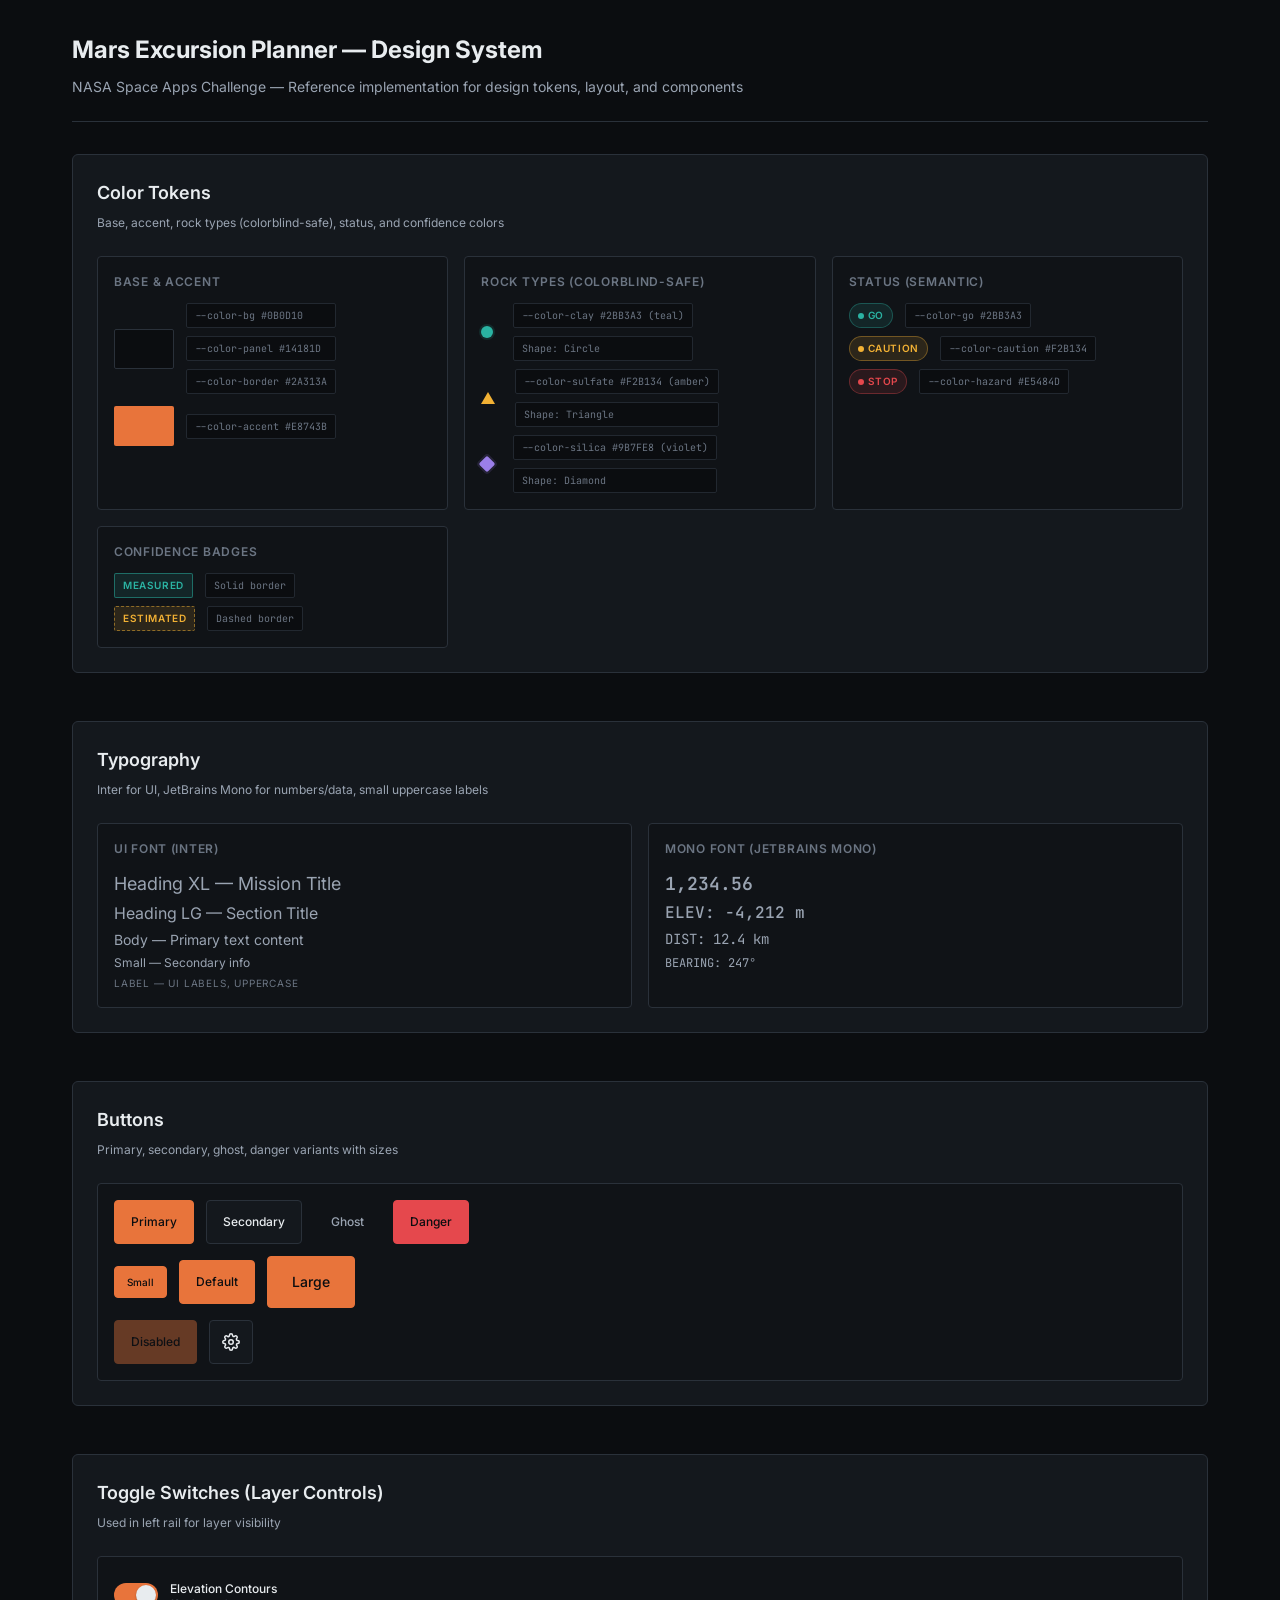
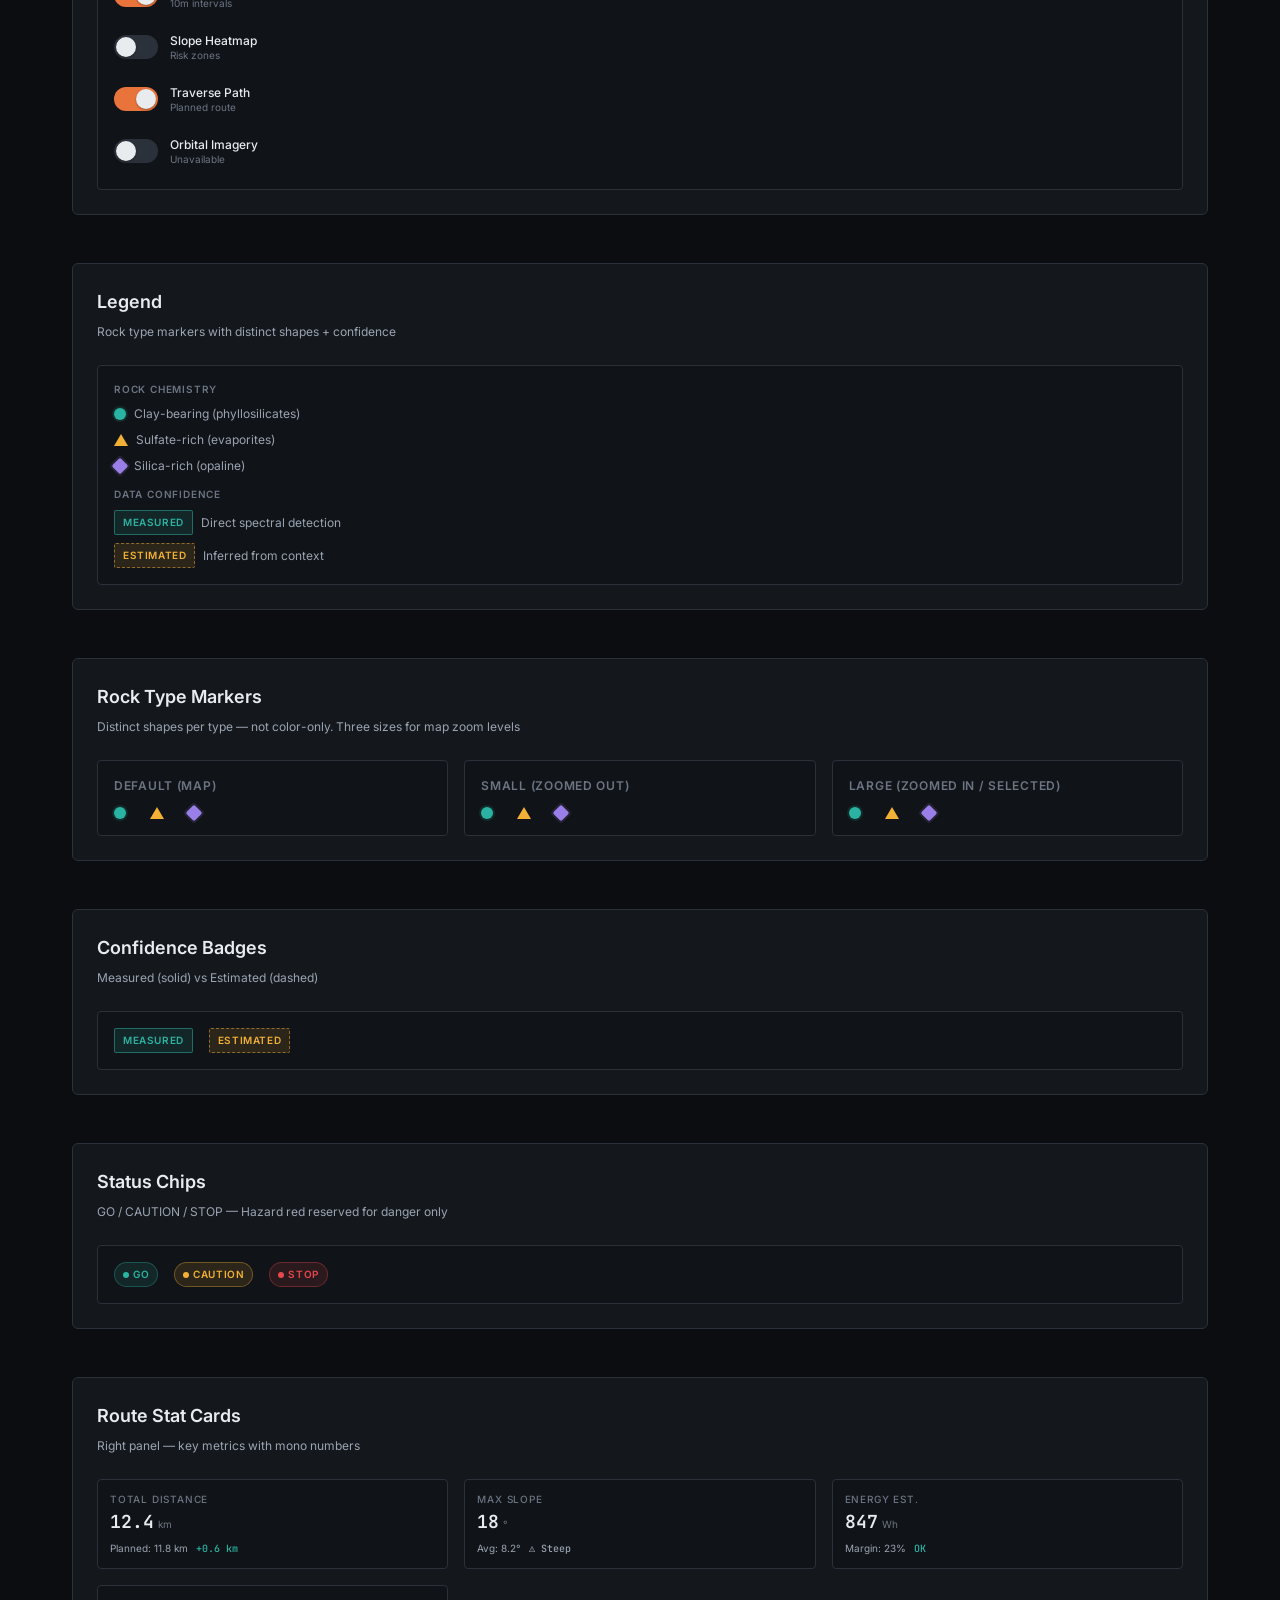
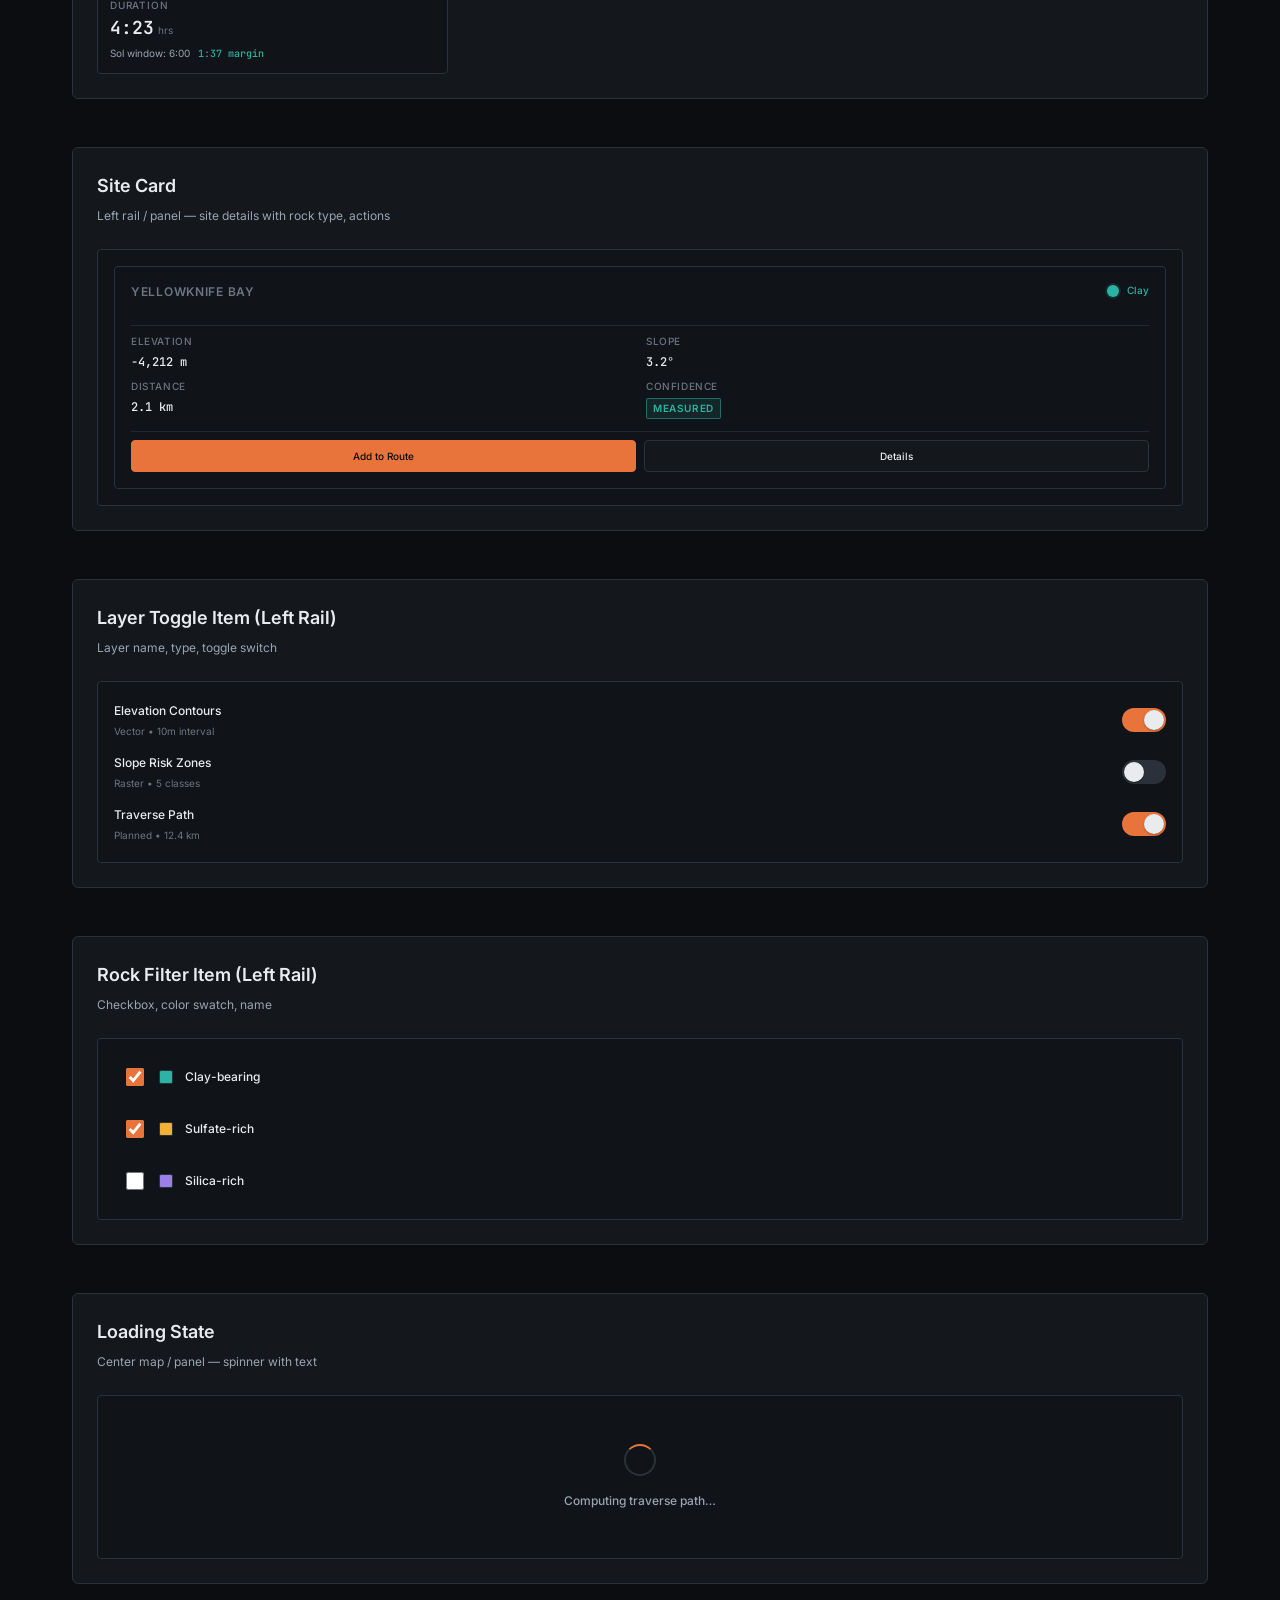
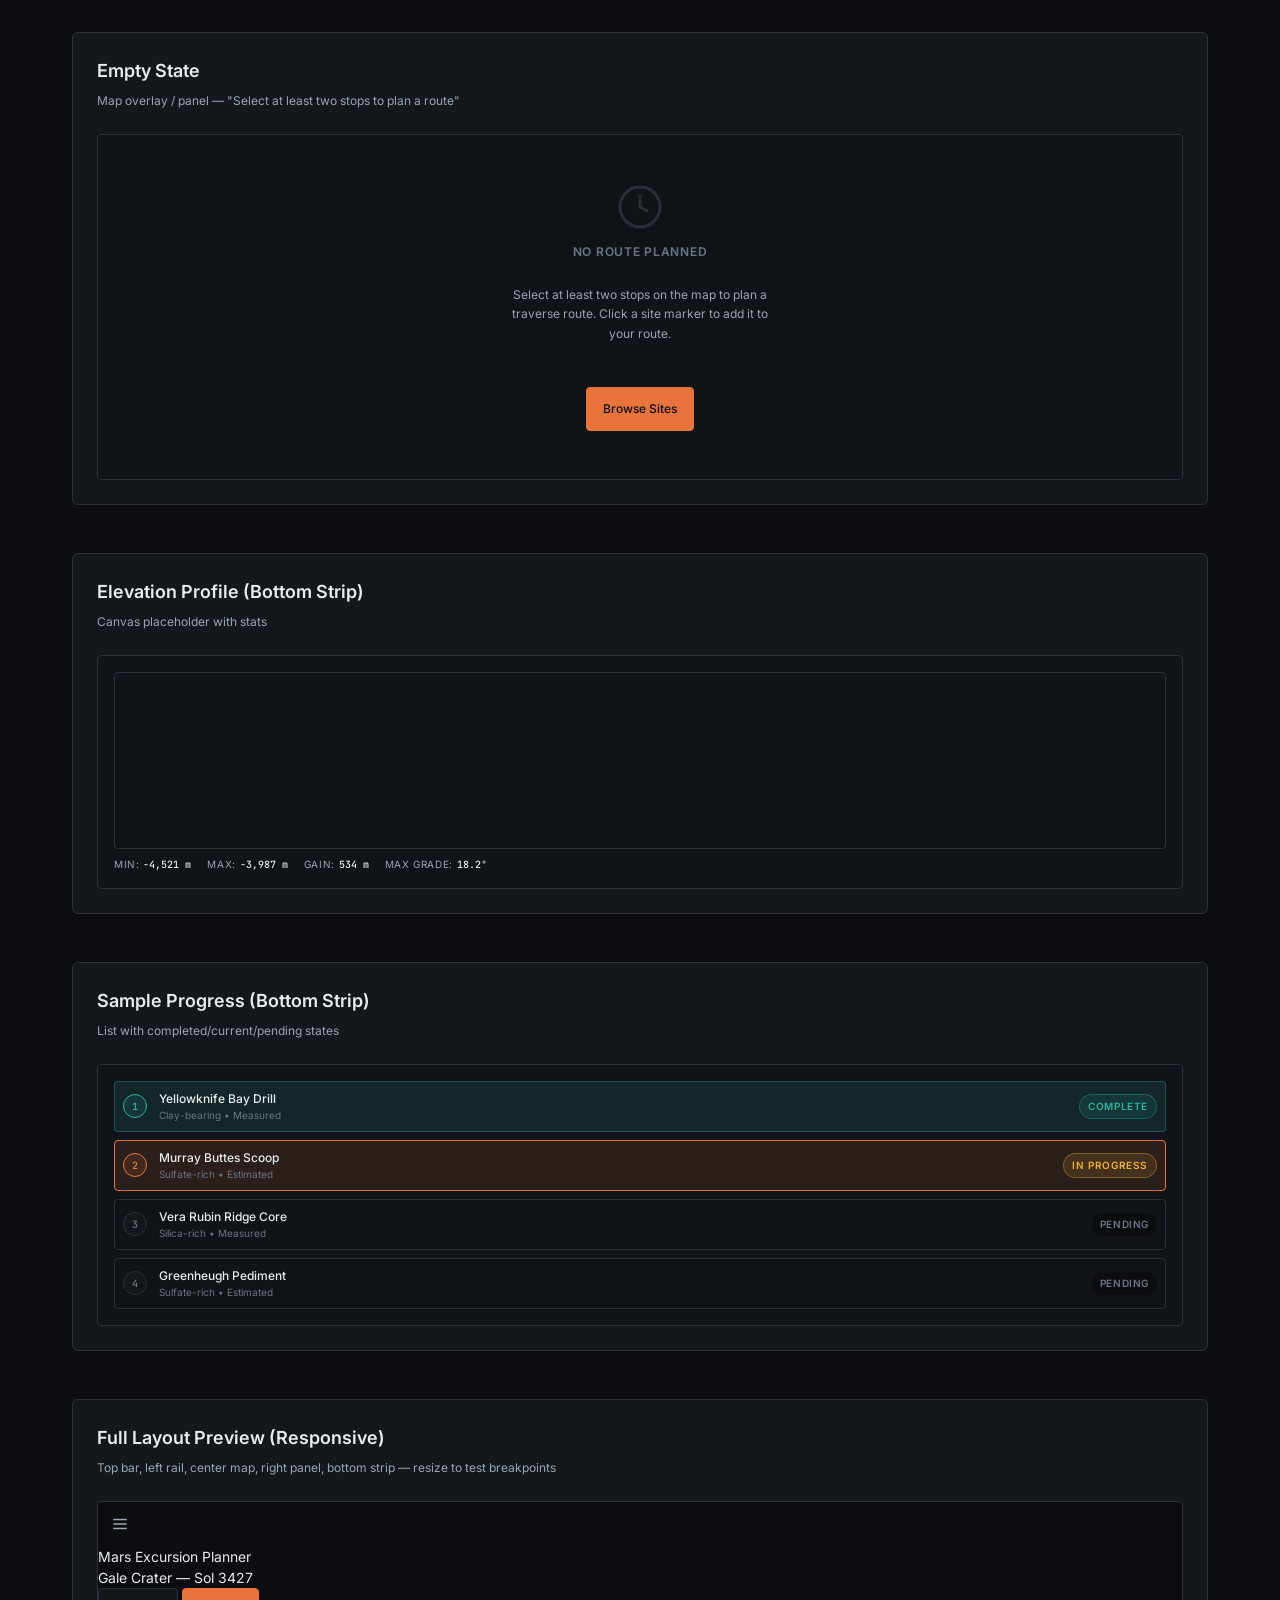
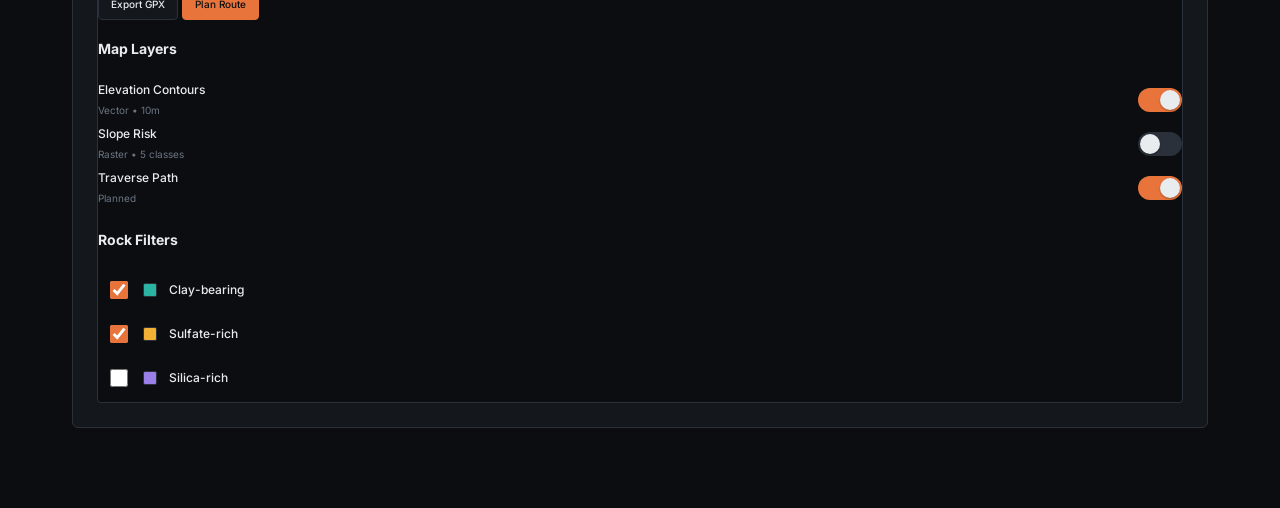
<file: design-preview.html>
<!DOCTYPE html>
<html lang="en">
<head>
  <meta charset="UTF-8">
  <meta name="viewport" content="width=device-width, initial-scale=1.0">
  <title>Mars Excursion Planner — Design Preview</title>
  <link rel="preconnect" href="https://fonts.googleapis.com">
  <link rel="preconnect" href="https://fonts.gstatic.com" crossorigin>
  <link href="https://fonts.googleapis.com/css2?family=Inter:wght@400;500;600;700&family=JetBrains+Mono:wght@400;500;600;700&display=swap" rel="stylesheet">
  <link rel="stylesheet" href="styles/tokens.css">
  <link rel="stylesheet" href="styles/components.css">
  <style>
    /* Preview-specific styles */
    .preview-container {
      max-width: 1200px;
      margin: 0 auto;
      padding: var(--space-8);
    }
    .preview-section {
      margin-bottom: var(--space-12);
      padding: var(--space-6);
      background: var(--color-panel);
      border: 1px solid var(--color-border);
      border-radius: var(--radius-lg);
    }
    .preview-section h2 {
      margin: 0 0 var(--space-2);
      font-size: var(--text-xl);
      font-weight: var(--font-weight-semibold);
      color: var(--color-text-primary);
    }
    .preview-section p {
      margin: 0 0 var(--space-6);
      font-size: var(--text-sm);
      color: var(--color-text-secondary);
    }
    .preview-grid {
      display: grid;
      grid-template-columns: repeat(auto-fit, minmax(280px, 1fr));
      gap: var(--space-4);
    }
    .preview-card {
      padding: var(--space-4);
      background: var(--color-bg-elevated);
      border: 1px solid var(--color-border);
      border-radius: var(--radius-md);
    }
    .preview-card h3 {
      margin: 0 0 var(--space-3);
      font-size: var(--text-sm);
      font-weight: var(--font-weight-semibold);
      text-transform: uppercase;
      letter-spacing: 0.06em;
      color: var(--color-text-muted);
    }
    .preview-row {
      display: flex;
      flex-wrap: wrap;
      gap: var(--space-3);
      align-items: center;
    }
    .preview-col {
      display: flex;
      flex-direction: column;
      gap: var(--space-2);
    }
    .code-ref {
      font-family: var(--font-mono);
      font-size: var(--text-xs);
      color: var(--color-text-muted);
      background: var(--color-bg);
      padding: var(--space-1) var(--space-2);
      border-radius: var(--radius-sm);
      border: 1px solid var(--color-border-subtle);
    }
  </style>
</head>
<body>
  <div class="preview-container">
    <header style="margin-bottom: var(--space-8); padding-bottom: var(--space-6); border-bottom: 1px solid var(--color-border);">
      <h1 style="margin: 0 0 var(--space-2); font-size: var(--text-2xl); font-weight: var(--font-weight-bold);">Mars Excursion Planner — Design System</h1>
      <p style="margin: 0; color: var(--color-text-secondary);">NASA Space Apps Challenge — Reference implementation for design tokens, layout, and components</p>
    </header>

    <!-- TOKENS -->
    <section class="preview-section">
      <h2>Color Tokens</h2>
      <p>Base, accent, rock types (colorblind-safe), status, and confidence colors</p>
      <div class="preview-grid">
        <div class="preview-card">
          <h3>Base & Accent</h3>
          <div class="preview-row">
            <div style="width:60px;height:40px;background:var(--color-bg);border:1px solid var(--color-border);border-radius:var(--radius-sm);"></div>
            <div class="preview-col">
              <span class="code-ref">--color-bg #0B0D10</span>
              <span class="code-ref">--color-panel #14181D</span>
              <span class="code-ref">--color-border #2A313A</span>
            </div>
          </div>
          <div class="preview-row" style="margin-top:var(--space-3);">
            <div style="width:60px;height:40px;background:var(--color-accent);border-radius:var(--radius-sm);"></div>
            <div class="preview-col">
              <span class="code-ref">--color-accent #E8743B</span>
            </div>
          </div>
        </div>
        <div class="preview-card">
          <h3>Rock Types (Colorblind-Safe)</h3>
          <div class="preview-col">
            <div class="preview-row">
              <span class="marker marker-clay" style="margin-right:var(--space-2);"></span>
              <div class="preview-col">
                <span class="code-ref">--color-clay #2BB3A3 (teal)</span>
                <span class="code-ref">Shape: Circle</span>
              </div>
            </div>
            <div class="preview-row">
              <span class="marker marker-sulfate" style="margin-right:var(--space-2);"></span>
              <div class="preview-col">
                <span class="code-ref">--color-sulfate #F2B134 (amber)</span>
                <span class="code-ref">Shape: Triangle</span>
              </div>
            </div>
            <div class="preview-row">
              <span class="marker marker-silica" style="margin-right:var(--space-2);"></span>
              <div class="preview-col">
                <span class="code-ref">--color-silica #9B7FE8 (violet)</span>
                <span class="code-ref">Shape: Diamond</span>
              </div>
            </div>
          </div>
        </div>
        <div class="preview-card">
          <h3>Status (Semantic)</h3>
          <div class="preview-col">
            <div class="preview-row">
              <span class="chip chip-go"><span class="chip-dot"></span>GO</span>
              <span class="code-ref">--color-go #2BB3A3</span>
            </div>
            <div class="preview-row">
              <span class="chip chip-caution"><span class="chip-dot"></span>CAUTION</span>
              <span class="code-ref">--color-caution #F2B134</span>
            </div>
            <div class="preview-row">
              <span class="chip chip-stop"><span class="chip-dot"></span>STOP</span>
              <span class="code-ref">--color-hazard #E5484D</span>
            </div>
          </div>
        </div>
        <div class="preview-card">
          <h3>Confidence Badges</h3>
          <div class="preview-col">
            <div class="preview-row">
              <span class="badge badge-measured">Measured</span>
              <span class="code-ref">Solid border</span>
            </div>
            <div class="preview-row">
              <span class="badge badge-estimated">Estimated</span>
              <span class="code-ref">Dashed border</span>
            </div>
          </div>
        </div>
      </div>
    </section>

    <!-- TYPOGRAPHY -->
    <section class="preview-section">
      <h2>Typography</h2>
      <p>Inter for UI, JetBrains Mono for numbers/data, small uppercase labels</p>
      <div class="preview-grid">
        <div class="preview-card">
          <h3>UI Font (Inter)</h3>
          <p style="font-family: var(--font-ui); font-size: var(--text-xl); margin: 0 0 var(--space-1);">Heading XL — Mission Title</p>
          <p style="font-family: var(--font-ui); font-size: var(--text-lg); margin: 0 0 var(--space-1);">Heading LG — Section Title</p>
          <p style="font-family: var(--font-ui); font-size: var(--text-base); margin: 0 0 var(--space-1);">Body — Primary text content</p>
          <p style="font-family: var(--font-ui); font-size: var(--text-sm); color: var(--color-text-secondary); margin: 0 0 var(--space-1);">Small — Secondary info</p>
          <p style="font-family: var(--font-label); font-size: var(--text-xs); text-transform: uppercase; letter-spacing: 0.08em; color: var(--color-text-muted); margin: 0;">Label — UI labels, uppercase</p>
        </div>
        <div class="preview-card">
          <h3>Mono Font (JetBrains Mono)</h3>
          <p style="font-family: var(--font-mono); font-size: var(--text-xl); font-weight: var(--font-weight-semibold); margin: 0 0 var(--space-1);">1,234.56</p>
          <p style="font-family: var(--font-mono); font-size: var(--text-lg); font-weight: var(--font-weight-medium); margin: 0 0 var(--space-1);">ELEV: -4,212 m</p>
          <p style="font-family: var(--font-mono); font-size: var(--text-base); margin: 0 0 var(--space-1);">DIST: 12.4 km</p>
          <p style="font-family: var(--font-mono); font-size: var(--text-sm); color: var(--color-text-secondary); margin: 0;">BEARING: 247°</p>
        </div>
      </div>
    </section>

    <!-- BUTTONS -->
    <section class="preview-section">
      <h2>Buttons</h2>
      <p>Primary, secondary, ghost, danger variants with sizes</p>
      <div class="preview-card">
        <div class="preview-row" style="flex-wrap: wrap; gap: var(--space-3);">
          <button class="btn btn-primary">Primary</button>
          <button class="btn btn-secondary">Secondary</button>
          <button class="btn btn-ghost">Ghost</button>
          <button class="btn btn-danger">Danger</button>
        </div>
        <div class="preview-row" style="margin-top:var(--space-3); flex-wrap: wrap; gap: var(--space-3);">
          <button class="btn btn-primary btn-sm">Small</button>
          <button class="btn btn-primary">Default</button>
          <button class="btn btn-primary btn-lg">Large</button>
        </div>
        <div class="preview-row" style="margin-top:var(--space-3); flex-wrap: wrap; gap: var(--space-3);">
          <button class="btn btn-primary" disabled>Disabled</button>
          <button class="btn btn-icon btn-secondary" aria-label="Settings"><svg viewBox="0 0 24 24" fill="none" stroke="currentColor" stroke-width="2"><circle cx="12" cy="12" r="3"/><path d="M19.4 15a1.65 1.65 0 0 0 .33 1.82l.06.06a2 2 0 0 1 0 2.83 2 2 0 0 1-2.83 0l-.06-.06a1.65 1.65 0 0 0-1.82-.33 1.65 1.65 0 0 0-1 1.51V21a2 2 0 0 1-2 2 2 2 0 0 1-2-2v-.09A1.65 1.65 0 0 0 9 19.4a1.65 1.65 0 0 0-1.82.33l-.06.06a2 2 0 0 1-2.83 0 2 2 0 0 1 0-2.83l.06-.06a1.65 1.65 0 0 0 .33-1.82 1.65 1.65 0 0 0-1.51-1H3a2 2 0 0 1-2-2 2 2 0 0 1 2-2h.09A1.65 1.65 0 0 0 4.6 9a1.65 1.65 0 0 0-.33-1.82l-.06-.06a2 2 0 0 1 0-2.83 2 2 0 0 1 2.83 0l.06.06a1.65 1.65 0 0 0 1.82.33H9a1.65 1.65 0 0 0 1-1.51V3a2 2 0 0 1 2-2 2 2 0 0 1 2 2v.09a1.65 1.65 0 0 0 1 1.51 1.65 1.65 0 0 0 1.82-.33l.06-.06a2 2 0 0 1 2.83 0 2 2 0 0 1 0 2.83l-.06.06a1.65 1.65 0 0 0-.33 1.82V9a1.65 1.65 0 0 0 1.51 1H21a2 2 0 0 1 2 2 2 2 0 0 1-2 2h-.09a1.65 1.65 0 0 0-1.51 1z"/></svg></button>
        </div>
      </div>
    </section>

    <!-- TOGGLE SWITCHES -->
    <section class="preview-section">
      <h2>Toggle Switches (Layer Controls)</h2>
      <p>Used in left rail for layer visibility</p>
      <div class="preview-card">
        <div class="preview-col">
          <label class="toggle">
            <input type="checkbox" checked>
            <span class="toggle-track"></span>
            <span class="toggle-label">Elevation Contours<span class="toggle-subtitle">10m intervals</span></span>
          </label>
          <label class="toggle">
            <input type="checkbox">
            <span class="toggle-track"></span>
            <span class="toggle-label">Slope Heatmap<span class="toggle-subtitle">Risk zones</span></span>
          </label>
          <label class="toggle">
            <input type="checkbox" checked>
            <span class="toggle-track"></span>
            <span class="toggle-label">Traverse Path<span class="toggle-subtitle">Planned route</span></span>
          </label>
          <label class="toggle">
            <input type="checkbox" disabled>
            <span class="toggle-track"></span>
            <span class="toggle-label">Orbital Imagery<span class="toggle-subtitle">Unavailable</span></span>
          </label>
        </div>
      </div>
    </section>

    <!-- LEGEND -->
    <section class="preview-section">
      <h2>Legend</h2>
      <p>Rock type markers with distinct shapes + confidence</p>
      <div class="preview-card">
        <div class="legend">
          <div class="legend-group">
            <span class="legend-group-title">Rock Chemistry</span>
            <div class="legend-item"><span class="marker marker-clay"></span>Clay-bearing (phyllosilicates)</div>
            <div class="legend-item"><span class="marker marker-sulfate"></span>Sulfate-rich (evaporites)</div>
            <div class="legend-item"><span class="marker marker-silica"></span>Silica-rich (opaline)</div>
          </div>
          <div class="legend-group">
            <span class="legend-group-title">Data Confidence</span>
            <div class="legend-item"><span class="badge badge-measured" style="font-size: var(--text-xs);">Measured</span> Direct spectral detection</div>
            <div class="legend-item"><span class="badge badge-estimated" style="font-size: var(--text-xs);">Estimated</span> Inferred from context</div>
          </div>
        </div>
      </div>
    </section>

    <!-- ROCK TYPE MARKERS -->
    <section class="preview-section">
      <h2>Rock Type Markers</h2>
      <p>Distinct shapes per type — not color-only. Three sizes for map zoom levels</p>
      <div class="preview-grid">
        <div class="preview-card">
          <h3>Default (Map)</h3>
          <div class="preview-row" style="gap: var(--space-6);">
            <span class="marker marker-clay" title="Clay"></span>
            <span class="marker marker-sulfate" title="Sulfate"></span>
            <span class="marker marker-silica" title="Silica"></span>
          </div>
        </div>
        <div class="preview-card">
          <h3>Small (Zoomed Out)</h3>
          <div class="preview-row" style="gap: var(--space-6);">
            <span class="marker marker-sm marker-clay"></span>
            <span class="marker marker-sm marker-sulfate"></span>
            <span class="marker marker-sm marker-silica"></span>
          </div>
        </div>
        <div class="preview-card">
          <h3>Large (Zoomed In / Selected)</h3>
          <div class="preview-row" style="gap: var(--space-6);">
            <span class="marker marker-lg marker-clay"></span>
            <span class="marker marker-lg marker-sulfate"></span>
            <span class="marker marker-lg marker-silica"></span>
          </div>
        </div>
      </div>
    </section>

    <!-- CONFIDENCE BADGES -->
    <section class="preview-section">
      <h2>Confidence Badges</h2>
      <p>Measured (solid) vs Estimated (dashed)</p>
      <div class="preview-card">
        <div class="preview-row" style="gap: var(--space-4); flex-wrap: wrap;">
          <span class="badge badge-measured">Measured</span>
          <span class="badge badge-estimated">Estimated</span>
        </div>
      </div>
    </section>

    <!-- STATUS CHIPS -->
    <section class="preview-section">
      <h2>Status Chips</h2>
      <p>GO / CAUTION / STOP — Hazard red reserved for danger only</p>
      <div class="preview-card">
        <div class="preview-row" style="gap: var(--space-4); flex-wrap: wrap;">
          <span class="chip chip-go"><span class="chip-dot"></span>GO</span>
          <span class="chip chip-caution"><span class="chip-dot"></span>CAUTION</span>
          <span class="chip chip-stop"><span class="chip-dot"></span>STOP</span>
        </div>
      </div>
    </section>

    <!-- ROUTE STAT CARDS -->
    <section class="preview-section">
      <h2>Route Stat Cards</h2>
      <p>Right panel — key metrics with mono numbers</p>
      <div class="preview-grid">
        <div class="stat-card">
          <span class="stat-card-label">Total Distance</span>
          <div class="stat-card-value">12.4<span class="stat-card-unit">km</span></div>
          <div class="stat-card-detail">
            <span>Planned: 11.8 km</span>
            <span class="stat-card-trend positive">+0.6 km</span>
          </div>
        </div>
        <div class="stat-card">
          <span class="stat-card-label">Max Slope</span>
          <div class="stat-card-value">18<span class="stat-card-unit">°</span></div>
          <div class="stat-card-detail">
            <span>Avg: 8.2°</span>
            <span class="stat-card-trend caution">⚠ Steep</span>
          </div>
        </div>
        <div class="stat-card">
          <span class="stat-card-label">Energy Est.</span>
          <div class="stat-card-value">847<span class="stat-card-unit">Wh</span></div>
          <div class="stat-card-detail">
            <span>Margin: 23%</span>
            <span class="stat-card-trend positive">OK</span>
          </div>
        </div>
        <div class="stat-card">
          <span class="stat-card-label">Duration</span>
          <div class="stat-card-value">4:23<span class="stat-card-unit">hrs</span></div>
          <div class="stat-card-detail">
            <span>Sol window: 6:00</span>
            <span class="stat-card-trend positive">1:37 margin</span>
          </div>
        </div>
      </div>
    </section>

    <!-- SITE CARD -->
    <section class="preview-section">
      <h2>Site Card</h2>
      <p>Left rail / panel — site details with rock type, actions</p>
      <div class="preview-card">
        <article class="site-card">
          <header class="site-card-header">
            <h3 class="site-card-title">Yellowknife Bay</h3>
            <div class="site-card-rock">
              <span class="marker marker-clay"></span>
              <span style="font-size: var(--text-xs); color: var(--color-clay); font-weight: var(--font-weight-medium);">Clay</span>
            </div>
          </header>
          <div class="site-card-meta">
            <div class="site-card-meta-item">
              <span class="site-card-meta-label">Elevation</span>
              <span class="site-card-meta-value">-4,212 m</span>
            </div>
            <div class="site-card-meta-item">
              <span class="site-card-meta-label">Slope</span>
              <span class="site-card-meta-value">3.2°</span>
            </div>
            <div class="site-card-meta-item">
              <span class="site-card-meta-label">Distance</span>
              <span class="site-card-meta-value">2.1 km</span>
            </div>
            <div class="site-card-meta-item">
              <span class="site-card-meta-label">Confidence</span>
              <span class="site-card-meta-value" style="font-family: var(--font-ui);"><span class="badge badge-measured" style="font-size: var(--text-xs); padding: 2px 6px;">Measured</span></span>
            </div>
          </div>
          <div class="site-card-actions">
            <button class="btn btn-primary btn-sm" style="flex:1;">Add to Route</button>
            <button class="btn btn-secondary btn-sm" style="flex:1;">Details</button>
          </div>
        </article>
      </div>
    </section>

    <!-- LAYER TOGGLE ITEM -->
    <section class="preview-section">
      <h2>Layer Toggle Item (Left Rail)</h2>
      <p>Layer name, type, toggle switch</p>
      <div class="preview-card">
        <div class="preview-col">
          <div class="layer-item">
            <div class="layer-item-info">
              <span class="layer-item-name">Elevation Contours</span>
              <span class="layer-item-type">Vector • 10m interval</span>
            </div>
            <label class="layer-item-toggle toggle">
              <input type="checkbox" checked>
              <span class="toggle-track"></span>
            </label>
          </div>
          <div class="layer-item">
            <div class="layer-item-info">
              <span class="layer-item-name">Slope Risk Zones</span>
              <span class="layer-item-type">Raster • 5 classes</span>
            </div>
            <label class="layer-item-toggle toggle">
              <input type="checkbox">
              <span class="toggle-track"></span>
            </label>
          </div>
          <div class="layer-item">
            <div class="layer-item-info">
              <span class="layer-item-name">Traverse Path</span>
              <span class="layer-item-type">Planned • 12.4 km</span>
            </div>
            <label class="layer-item-toggle toggle">
              <input type="checkbox" checked>
              <span class="toggle-track"></span>
            </label>
          </div>
        </div>
      </div>
    </section>

    <!-- ROCK FILTER ITEM -->
    <section class="preview-section">
      <h2>Rock Filter Item (Left Rail)</h2>
      <p>Checkbox, color swatch, name</p>
      <div class="preview-card">
        <div class="preview-col">
          <label class="rock-filter-item">
            <input type="checkbox" checked>
            <span class="rock-filter-swatch rock-filter-swatch-clay"></span>
            <span class="rock-filter-name">Clay-bearing</span>
          </label>
          <label class="rock-filter-item">
            <input type="checkbox" checked>
            <span class="rock-filter-swatch rock-filter-swatch-sulfate"></span>
            <span class="rock-filter-name">Sulfate-rich</span>
          </label>
          <label class="rock-filter-item">
            <input type="checkbox">
            <span class="rock-filter-swatch rock-filter-swatch-silica"></span>
            <span class="rock-filter-name">Silica-rich</span>
          </label>
        </div>
      </div>
    </section>

    <!-- LOADING STATE -->
    <section class="preview-section">
      <h2>Loading State</h2>
      <p>Center map / panel — spinner with text</p>
      <div class="preview-card" style="min-height: 120px;">
        <div class="loading">
          <div class="loading-spinner"></div>
          <span class="loading-text">Computing traverse path…</span>
        </div>
      </div>
    </section>

    <!-- EMPTY STATE -->
    <section class="preview-section">
      <h2>Empty State</h2>
      <p>Map overlay / panel — "Select at least two stops to plan a route"</p>
      <div class="preview-card" style="min-height: 160px;">
        <div class="empty-state">
          <svg class="empty-state-icon" viewBox="0 0 24 24" fill="none" stroke="currentColor" stroke-width="1.5">
            <circle cx="12" cy="12" r="10"/>
            <path d="M12 6v6l4 2"/>
          </svg>
          <h3 class="empty-state-title">No Route Planned</h3>
          <p class="empty-state-text">Select at least two stops on the map to plan a traverse route. Click a site marker to add it to your route.</p>
          <button class="btn btn-primary empty-state-action">Browse Sites</button>
        </div>
      </div>
    </section>

    <!-- ELEVATION PROFILE -->
    <section class="preview-section">
      <h2>Elevation Profile (Bottom Strip)</h2>
      <p>Canvas placeholder with stats</p>
      <div class="preview-card">
        <div class="elevation-profile">
          <canvas class="elevation-canvas" width="600" height="100" style="background: var(--color-bg-elevated);"></canvas>
          <div class="elevation-stats">
            <div class="elevation-stat">
              <span class="elevation-stat-label">Min:</span>
              <span class="elevation-stat-value">-4,521 m</span>
            </div>
            <div class="elevation-stat">
              <span class="elevation-stat-label">Max:</span>
              <span class="elevation-stat-value">-3,987 m</span>
            </div>
            <div class="elevation-stat">
              <span class="elevation-stat-label">Gain:</span>
              <span class="elevation-stat-value">534 m</span>
            </div>
            <div class="elevation-stat">
              <span class="elevation-stat-label">Max Grade:</span>
              <span class="elevation-stat-value">18.2°</span>
            </div>
          </div>
        </div>
      </div>
    </section>

    <!-- SAMPLE PROGRESS -->
    <section class="preview-section">
      <h2>Sample Progress (Bottom Strip)</h2>
      <p>List with completed/current/pending states</p>
      <div class="preview-card">
        <div class="sample-progress">
          <div class="sample-progress-list">
            <div class="sample-item completed">
              <span class="sample-number">1</span>
              <div class="sample-info">
                <div class="sample-name">Yellowknife Bay Drill</div>
                <div class="sample-type">Clay-bearing • Measured</div>
              </div>
              <span class="chip chip-go">Complete</span>
            </div>
            <div class="sample-item current">
              <span class="sample-number">2</span>
              <div class="sample-info">
                <div class="sample-name">Murray Buttes Scoop</div>
                <div class="sample-type">Sulfate-rich • Estimated</div>
              </div>
              <span class="chip chip-caution">In Progress</span>
            </div>
            <div class="sample-item">
              <span class="sample-number">3</span>
              <div class="sample-info">
                <div class="sample-name">Vera Rubin Ridge Core</div>
                <div class="sample-type">Silica-rich • Measured</div>
              </div>
              <span class="chip" style="color:var(--color-text-muted);background:var(--color-bg);border-color:var(--color-border);">Pending</span>
            </div>
            <div class="sample-item">
              <span class="sample-number">4</span>
              <div class="sample-info">
                <div class="sample-name">Greenheugh Pediment</div>
                <div class="sample-type">Sulfate-rich • Estimated</div>
              </div>
              <span class="chip" style="color:var(--color-text-muted);background:var(--color-bg);border-color:var(--color-border);">Pending</span>
            </div>
          </div>
        </div>
      </div>
    </section>

    <!-- FULL LAYOUT PREVIEW -->
    <section class="preview-section">
      <h2>Full Layout Preview (Responsive)</h2>
      <p>Top bar, left rail, center map, right panel, bottom strip — resize to test breakpoints</p>
      <div style="border: 1px solid var(--color-border); border-radius: var(--radius-md); overflow: hidden; background: var(--color-bg);">
        <div class="planner-app" style="height: 500px;">
          <header class="planner-header">
            <div class="header-left">
              <button class="btn btn-icon btn-ghost" aria-label="Menu"><svg viewBox="0 0 24 24" fill="none" stroke="currentColor" stroke-width="2"><line x1="3" y1="12" x2="21" y2="12"/><line x1="3" y1="6" x2="21" y2="6"/><line x1="3" y1="18" x2="21" y2="18"/></svg></button>
            </div>
            <div class="header-center">
              <div>
                <div class="header-title">Mars Excursion Planner</div>
                <div class="header-subtitle">Gale Crater — Sol 3427</div>
              </div>
            </div>
            <div class="header-right">
              <button class="btn btn-secondary btn-sm">Export GPX</button>
              <button class="btn btn-primary btn-sm">Plan Route</button>
            </div>
          </header>

          <aside class="planner-rail">
            <div class="rail-section">
              <h4 class="rail-section-title">Map Layers</h4>
              <div class="rail-group">
                <div class="layer-item">
                  <div class="layer-item-info">
                    <span class="layer-item-name">Elevation Contours</span>
                    <span class="layer-item-type">Vector • 10m</span>
                  </div>
                  <label class="layer-item-toggle toggle"><input type="checkbox" checked><span class="toggle-track"></span></label>
                </div>
                <div class="layer-item">
                  <div class="layer-item-info">
                    <span class="layer-item-name">Slope Risk</span>
                    <span class="layer-item-type">Raster • 5 classes</span>
                  </div>
                  <label class="layer-item-toggle toggle"><input type="checkbox"><span class="toggle-track"></span></label>
                </div>
                <div class="layer-item">
                  <div class="layer-item-info">
                    <span class="layer-item-name">Traverse Path</span>
                    <span class="layer-item-type">Planned</span>
                  </div>
                  <label class="layer-item-toggle toggle"><input type="checkbox" checked><span class="toggle-track"></span></label>
                </div>
              </div>
            </div>
            <div class="rail-section">
              <h4 class="rail-section-title">Rock Filters</h4>
              <div class="rail-group">
                <label class="rock-filter-item"><input type="checkbox" checked><span class="rock-filter-swatch rock-filter-swatch-clay"></span><span class="rock-filter-name">Clay-bearing</span></label>
                <label class="rock-filter-item"><input type="checkbox" checked><span class="rock-filter-swatch rock-filter-swatch-sulfate"></span><span class="rock-filter-name">Sulfate-rich</span></label>
                <label class="rock-filter-item"><input type="checkbox"><span class="rock-filter-swatch rock-filter-swatch-silica"></span><span class="rock-filter-name">Silica-rich</span></label>
              </div>
            </div>
          </aside>

          <main class="planner-map">
            <div class="map-overlay">
              <div class="loading">
                <div class="loading-spinner"></div>
                <span class="loading-text">Loading Gale Crater basemap…</span>
              </div>
            </div>
          </main>

          <aside class="planner-panel">
            <div class="panel-section">
              <h4 class="panel-section-title">Route Statistics</h4>
              <div class="preview-grid" style="grid-template-columns: 1fr 1fr;">
                <div class="stat-card"><span class="stat-card-label">Distance</span><div class="stat-card-value">12.4<span class="stat-card-unit">km</span></div></div>
                <div class="stat-card"><span class="stat-card-label">Max Slope</span><div class="stat-card-value">18<span class="stat-card-unit">°</span></div></div>
                <div class="stat-card"><span class="stat-card-label">Energy</span><div class="stat-card-value">847<span class="stat-card-unit">Wh</span></div></div>
                <div class="stat-card"><span class="stat-card-label">Duration</span><div class="stat-card-value">4:23<span class="stat-card-unit">hrs</span></div></div>
              </div>
            </div>
            <div class="panel-section">
              <h4 class="panel-section-title">Safety Status</h4>
              <div class="preview-col" style="gap: var(--space-2);">
                <span class="chip chip-go"><span class="chip-dot"></span>Slope within limits</span>
                <span class="chip chip-go"><span class="chip-dot"></span>Energy margin OK</span>
                <span class="chip chip-caution"><span class="chip-dot"></span>Comm blackout 12min</span>
                <span class="chip chip-go"><span class="chip-dot"></span>Thermal nominal</span>
              </div>
            </div>
          </aside>

          <div class="planner-strip">
            <div class="strip-section">
              <h4 class="strip-section-title">Sample Progress</h4>
              <div class="sample-progress">
                <div class="sample-progress-list">
                  <div class="sample-item completed"><span class="sample-number">1</span><div class="sample-info"><div class="sample-name">Yellowknife Bay</div><div class="sample-type">Clay • Measured</div></div><span class="chip chip-go">Done</span></div>
                  <div class="sample-item current"><span class="sample-number">2</span><div class="sample-info"><div class="sample-name">Murray Buttes</div><div class="sample-type">Sulfate • Est.</div></div><span class="chip chip-caution">Active</span></div>
                  <div class="sample-item"><span class="sample-number">3</span><div class="sample-info"><div class="sample-name">Vera Rubin</div><div class="sample-type">Silica • Measured</div></div><span class="chip" style="color:var(--color-text-muted);background:var(--color-bg);border-color:var(--color-border);">Pending</span></div>
                </div>
              </div>
            </div>
            <div class="strip-section">
              <h4 class="strip-section-title">Elevation Profile</h4>
              <div class="elevation-profile">
                <canvas class="elevation-canvas" width="300" height="80"></canvas>
                <div class="elevation-stats">
                  <div class="elevation-stat"><span class="elevation-stat-label">Min:</span><span class="elevation-stat-value">-4,521 m</span></div>
                  <div class="elevation-stat"><span class="elevation-stat-label">Max:</span><span class="elevation-stat-value">-3,987 m</span></div>
                  <div class="elevation-stat"><span class="elevation-stat-label">Gain:</span><span class="elevation-stat-value">534 m</span></div>
                </div>
              </div>
            </div>
          </div>
        </div>
      </div>
    </section>
  </div>
</body>
</html>
</file>
<file: styles/tokens.css>
/* Design Tokens — NASA Space Apps Mars Excursion Planner */
/* Dark mission-software aesthetic with Mars accent and colorblind-safe palette */

:root {
  /* ============================================================
     COLOR — Base
     ============================================================ */
  --color-bg: #0B0D10;
  --color-bg-elevated: #101317;
  --color-panel: #14181D;
  --color-panel-hover: #1A1F26;
  --color-border: #2A313A;
  --color-border-strong: #3A424D;
  --color-border-subtle: #222830;

  /* ============================================================
     COLOR — Text
     ============================================================ */
  --color-text-primary: #E8ECEF;
  --color-text-secondary: #9AA4B2;
  --color-text-muted: #6B7583;
  --color-text-inverse: #0B0D10;
  --color-text-disabled: #4A5360;

  /* ============================================================
     COLOR — Accent (Mars Orange)
     ============================================================ */
  --color-accent: #E8743B;
  --color-accent-hover: #D66830;
  --color-accent-active: #C45D28;
  --color-accent-muted: rgba(232, 116, 59, 0.12);
  --color-accent-glow: rgba(232, 116, 59, 0.25);

  /* ============================================================
     COLOR — Rock Types (Colorblind-safe, distinct hues + shapes)
     ============================================================ */
  --color-clay: #2BB3A3;       /* Teal — circle marker */
  --color-clay-muted: rgba(43, 179, 163, 0.12);
  --color-clay-border: rgba(43, 179, 163, 0.35);

  --color-sulfate: #F2B134;    /* Amber — triangle marker */
  --color-sulfate-muted: rgba(242, 177, 52, 0.12);
  --color-sulfate-border: rgba(242, 177, 52, 0.35);

  --color-silica: #9B7FE8;     /* Violet — diamond marker */
  --color-silica-muted: rgba(155, 127, 232, 0.12);
  --color-silica-border: rgba(155, 127, 232, 0.35);

  /* ============================================================
     COLOR — Status (Semantic)
     ============================================================ */
  --color-go: #2BB3A3;
  --color-go-muted: rgba(43, 179, 163, 0.12);
  --color-go-border: rgba(43, 179, 163, 0.35);

  --color-caution: #F2B134;
  --color-caution-muted: rgba(242, 177, 52, 0.12);
  --color-caution-border: rgba(242, 177, 52, 0.35);

  --color-hazard: #E5484D;     /* Reserved for DANGER only */
  --color-hazard-muted: rgba(229, 72, 77, 0.12);
  --color-hazard-border: rgba(229, 72, 77, 0.35);

  /* ============================================================
     COLOR — Confidence Badges
     ============================================================ */
  --color-measured: #2BB3A3;
  --color-measured-border: rgba(43, 179, 163, 0.5);
  --color-estimated: #F2B134;
  --color-estimated-border: rgba(242, 177, 52, 0.5);

  /* ============================================================
     TYPOGRAPHY
     ============================================================ */
  --font-ui: 'Inter', -apple-system, BlinkMacSystemFont, 'Segoe UI', system-ui, sans-serif;
  --font-mono: 'JetBrains Mono', 'Fira Mono', 'SF Mono', Menlo, Consolas, monospace;
  --font-label: var(--font-ui);

  --text-xs: 0.625rem;    /* 10px */
  --text-sm: 0.75rem;     /* 12px */
  --text-base: 0.875rem;  /* 14px */
  --text-lg: 1rem;        /* 16px */
  --text-xl: 1.125rem;    /* 18px */
  --text-2xl: 1.5rem;     /* 24px */

  --font-weight-normal: 400;
  --font-weight-medium: 500;
  --font-weight-semibold: 600;
  --font-weight-bold: 700;

  --line-height-tight: 1.2;
  --line-height-normal: 1.5;
  --line-height-relaxed: 1.6;

  /* ============================================================
     SPACING (4px base unit)
     ============================================================ */
  --space-0: 0;
  --space-1: 0.25rem;   /* 4px */
  --space-2: 0.5rem;    /* 8px */
  --space-3: 0.75rem;   /* 12px */
  --space-4: 1rem;      /* 16px */
  --space-5: 1.25rem;   /* 20px */
  --space-6: 1.5rem;    /* 24px */
  --space-8: 2rem;      /* 32px */
  --space-10: 2.5rem;   /* 40px */
  --space-12: 3rem;     /* 48px */
  --space-16: 4rem;     /* 64px */

  /* ============================================================
     BORDER RADIUS
     ============================================================ */
  --radius-none: 0;
  --radius-sm: 2px;
  --radius-md: 4px;
  --radius-lg: 6px;
  --radius-xl: 8px;
  --radius-full: 9999px;

  /* ============================================================
     SHADOWS / DEPTH
     ============================================================ */
  --shadow-sm: 0 1px 2px rgba(0, 0, 0, 0.3);
  --shadow-md: 0 4px 8px rgba(0, 0, 0, 0.35);
  --shadow-lg: 0 8px 24px rgba(0, 0, 0, 0.4);
  --shadow-glow: 0 0 16px var(--color-accent-glow);

  /* ============================================================
     TRANSITIONS
     ============================================================ */
  --transition-fast: 120ms ease;
  --transition-normal: 200ms ease;
  --transition-slow: 300ms ease;

  /* ============================================================
     LAYOUT
     ============================================================ */
  --header-height: 48px;
  --rail-width: 280px;
  --panel-width: 320px;
  --strip-height: 120px;

  --touch-target-min: 44px;  /* Minimum touch target */

  /* ============================================================
     Z-INDEX
     ============================================================ */
  --z-base: 1;
  --z-rail: 10;
  --z-panel: 20;
  --z-modal: 50;
  --z-toast: 100;
}

/* ============================================================
   BASE RESET
   ============================================================ */
*, *::before, *::after {
  box-sizing: border-box;
}

html {
  font-size: 16px;
  -webkit-font-smoothing: antialiased;
  -moz-osx-font-smoothing: grayscale;
}

body {
  margin: 0;
  font-family: var(--font-ui);
  font-size: var(--text-base);
  line-height: var(--line-height-normal);
  color: var(--color-text-primary);
  background-color: var(--color-bg);
  min-height: 100vh;
}

/* Focus visible for accessibility */
:focus-visible {
  outline: 2px solid var(--color-accent);
  outline-offset: 2px;
}

/* Selection */
::selection {
  background: var(--color-accent-muted);
  color: var(--color-text-primary);
}

/* Scrollbar */
::-webkit-scrollbar {
  width: 8px;
  height: 8px;
}
::-webkit-scrollbar-track {
  background: var(--color-bg);
}
::-webkit-scrollbar-thumb {
  background: var(--color-border-strong);
  border-radius: var(--radius-full);
}
::-webkit-scrollbar-thumb:hover {
  background: var(--color-text-muted);
}
</file>
<file: styles/components.css>
/* Components — Mars Excursion Planner */
/* Buttons, toggles, legend, markers, badges, chips, cards, states */

@import './tokens.css';

/* ============================================================
   BUTTONS
   ============================================================ */
.btn {
  display: inline-flex;
  align-items: center;
  justify-content: center;
  gap: var(--space-2);
  min-height: var(--touch-target-min);
  padding: var(--space-2) var(--space-4);
  font-family: var(--font-ui);
  font-size: var(--text-sm);
  font-weight: var(--font-weight-medium);
  line-height: 1;
  text-decoration: none;
  border: 1px solid var(--color-border);
  border-radius: var(--radius-md);
  cursor: pointer;
  transition: all var(--transition-fast);
  white-space: nowrap;
}

.btn:focus-visible {
  outline: 2px solid var(--color-accent);
  outline-offset: 2px;
}

.btn:disabled,
.btn.disabled {
  opacity: 0.4;
  cursor: not-allowed;
}

/* Primary — Mars accent */
.btn-primary {
  color: var(--color-text-inverse);
  background: var(--color-accent);
  border-color: var(--color-accent);
}

.btn-primary:hover:not(:disabled) {
  background: var(--color-accent-hover);
  border-color: var(--color-accent-hover);
}

.btn-primary:active:not(:disabled) {
  background: var(--color-accent-active);
}

/* Secondary — Panel background */
.btn-secondary {
  color: var(--color-text-primary);
  background: var(--color-panel);
  border-color: var(--color-border);
}

.btn-secondary:hover:not(:disabled) {
  background: var(--color-panel-hover);
  border-color: var(--color-border-strong);
  color: var(--color-text-primary);
}

/* Ghost — Minimal */
.btn-ghost {
  color: var(--color-text-secondary);
  background: transparent;
  border-color: transparent;
}

.btn-ghost:hover:not(:disabled) {
  color: var(--color-text-primary);
  background: var(--color-panel-hover);
}

/* Danger — Hazard only */
.btn-danger {
  color: var(--color-text-inverse);
  background: var(--color-hazard);
  border-color: var(--color-hazard);
}

.btn-danger:hover:not(:disabled) {
  background: #D03D42;
  border-color: #D03D42;
}

/* Button sizes */
.btn-sm {
  min-height: 32px;
  padding: var(--space-1) var(--space-3);
  font-size: var(--text-xs);
}

.btn-lg {
  min-height: 52px;
  padding: var(--space-3) var(--space-6);
  font-size: var(--text-base);
}

/* Icon button */
.btn-icon {
  padding: var(--space-2);
  min-width: var(--touch-target-min);
}

.btn-icon svg {
  width: 18px;
  height: 18px;
  flex-shrink: 0;
}

/* ============================================================
   TOGGLE SWITCH (Layer toggles)
   ============================================================ */
.toggle {
  position: relative;
  display: inline-flex;
  align-items: center;
  gap: var(--space-3);
  cursor: pointer;
  min-height: var(--touch-target-min);
}

.toggle input {
  position: absolute;
  opacity: 0;
  width: 0;
  height: 0;
}

.toggle-track {
  position: relative;
  width: 44px;
  height: 24px;
  background: var(--color-border);
  border-radius: var(--radius-full);
  transition: background var(--transition-fast);
  flex-shrink: 0;
}

.toggle-track::after {
  content: '';
  position: absolute;
  top: 2px;
  left: 2px;
  width: 20px;
  height: 20px;
  background: var(--color-text-primary);
  border-radius: var(--radius-full);
  box-shadow: var(--shadow-sm);
  transition: transform var(--transition-fast), background var(--transition-fast);
}

.toggle input:checked + .toggle-track {
  background: var(--color-accent);
}

.toggle input:checked + .toggle-track::after {
  transform: translateX(20px);
}

.toggle input:focus-visible + .toggle-track {
  outline: 2px solid var(--color-accent);
  outline-offset: 2px;
}

.toggle-label {
  font-size: var(--text-sm);
  font-weight: var(--font-weight-medium);
  color: var(--color-text-primary);
  user-select: none;
}

.toggle-subtitle {
  display: block;
  font-size: var(--text-xs);
  font-weight: var(--font-weight-normal);
  color: var(--color-text-muted);
  margin-top: -2px;
}

/* ============================================================
   ROCK TYPE MARKERS (Distinct shapes, not just color)
   ============================================================ */
.marker {
  position: relative;
  display: inline-block;
  flex-shrink: 0;
}

.marker::before {
  content: '';
  position: absolute;
  inset: 0;
  border-radius: var(--radius-full);
  opacity: 0.15;
  transform: scale(2);
  pointer-events: none;
}

/* Clay — Circle */
.marker-clay {
  width: 12px;
  height: 12px;
  background: var(--color-clay);
  border-radius: var(--radius-full);
  border: 2px solid var(--color-clay-border);
}

.marker-clay::before {
  background: var(--color-clay);
}

/* Sulfate — Triangle */
.marker-sulfate {
  width: 0;
  height: 0;
  border-left: 7px solid transparent;
  border-right: 7px solid transparent;
  border-bottom: 12px solid var(--color-sulfate);
  border-radius: 0;
}

.marker-sulfate::before {
  display: none;
}

.marker-sulfate-inner {
  position: absolute;
  top: 3px;
  left: -5px;
  width: 0;
  height: 0;
  border-left: 5px solid transparent;
  border-right: 5px solid transparent;
  border-bottom: 9px solid var(--color-panel);
}

/* Silica — Diamond */
.marker-silica {
  width: 12px;
  height: 12px;
  background: var(--color-silica);
  border: 2px solid var(--color-silica-border);
  transform: rotate(45deg);
  border-radius: 2px;
}

.marker-silica::before {
  background: var(--color-silica);
  border-radius: 2px;
}

/* Marker sizes */
.marker-sm .marker-clay,
.marker-sm .marker-silica {
  width: 8px;
  height: 8px;
}

.marker-sm .marker-sulfate {
  border-left: 5px solid transparent;
  border-right: 5px solid transparent;
  border-bottom: 8px solid var(--color-sulfate);
}

.marker-sm .marker-sulfate-inner {
  top: 2px;
  left: -3.5px;
  border-left: 3.5px solid transparent;
  border-right: 3.5px solid transparent;
  border-bottom: 6px solid var(--color-panel);
}

.marker-lg .marker-clay,
.marker-lg .marker-silica {
  width: 16px;
  height: 16px;
}

.marker-lg .marker-sulfate {
  border-left: 9px solid transparent;
  border-right: 9px solid transparent;
  border-bottom: 16px solid var(--color-sulfate);
}

.marker-lg .marker-sulfate-inner {
  top: 4px;
  left: -6.5px;
  border-left: 6.5px solid transparent;
  border-right: 6.5px solid transparent;
  border-bottom: 12px solid var(--color-panel);
}

/* ============================================================
   CONFIDENCE BADGES (Measured vs Estimated)
   ============================================================ */
.badge {
  display: inline-flex;
  align-items: center;
  gap: var(--space-1);
  padding: var(--space-1) var(--space-2);
  font-family: var(--font-label);
  font-size: var(--text-xs);
  font-weight: var(--font-weight-semibold);
  text-transform: uppercase;
  letter-spacing: 0.06em;
  border-radius: var(--radius-sm);
  white-space: nowrap;
}

.badge-measured {
  color: var(--color-measured);
  background: var(--color-go-muted);
  border: 1px solid var(--color-measured-border);
}

.badge-estimated {
  color: var(--color-estimated);
  background: var(--color-caution-muted);
  border: 1px solid var(--color-estimated-border);
  border-style: dashed;
}

/* ============================================================
   STATUS CHIPS (GO / CAUTION / STOP)
   ============================================================ */
.chip {
  display: inline-flex;
  align-items: center;
  gap: var(--space-1);
  padding: var(--space-1) var(--space-2);
  font-family: var(--font-label);
  font-size: var(--text-xs);
  font-weight: var(--font-weight-semibold);
  text-transform: uppercase;
  letter-spacing: 0.06em;
  border-radius: var(--radius-full);
  white-space: nowrap;
}

.chip-go {
  color: var(--color-go);
  background: var(--color-go-muted);
  border: 1px solid var(--color-go-border);
}

.chip-caution {
  color: var(--color-caution);
  background: var(--color-caution-muted);
  border: 1px solid var(--color-caution-border);
}

.chip-stop {
  color: var(--color-hazard);
  background: var(--color-hazard-muted);
  border: 1px solid var(--color-hazard-border);
}

.chip-dot {
  width: 6px;
  height: 6px;
  border-radius: var(--radius-full);
  flex-shrink: 0;
}

.chip-go .chip-dot { background: var(--color-go); }
.chip-caution .chip-dot { background: var(--color-caution); }
.chip-stop .chip-dot { background: var(--color-hazard); }

/* ============================================================
   ROUTE STAT CARDS
   ============================================================ */
.stat-card {
  display: flex;
  flex-direction: column;
  gap: var(--space-1);
  padding: var(--space-3);
  background: var(--color-bg-elevated);
  border: 1px solid var(--color-border);
  border-radius: var(--radius-md);
  transition: border-color var(--transition-fast);
}

.stat-card:hover {
  border-color: var(--color-border-strong);
}

.stat-card-label {
  font-family: var(--font-label);
  font-size: var(--text-xs);
  font-weight: var(--font-weight-medium);
  text-transform: uppercase;
  letter-spacing: 0.08em;
  color: var(--color-text-muted);
}

.stat-card-value {
  font-family: var(--font-mono);
  font-size: var(--text-xl);
  font-weight: var(--font-weight-semibold);
  color: var(--color-text-primary);
  line-height: var(--line-height-tight);
}

.stat-card-unit {
  font-family: var(--font-ui);
  font-size: var(--text-xs);
  font-weight: var(--font-weight-normal);
  color: var(--color-text-muted);
  margin-left: var(--space-1);
}

.stat-card-detail {
  display: flex;
  align-items: baseline;
  gap: var(--space-2);
  margin-top: var(--space-1);
  font-size: var(--text-xs);
  color: var(--color-text-secondary);
}

.stat-card-trend {
  font-family: var(--font-mono);
  font-size: var(--text-xs);
  font-weight: var(--font-weight-medium);
}

.stat-card-trend.positive { color: var(--color-go); }
.stat-card-trend.negative { color: var(--color-hazard); }
.stat-card-trend.neutral { color: var(--color-caution); }

/* ============================================================
   SITE CARD
   ============================================================ */
.site-card {
  display: flex;
  flex-direction: column;
  gap: var(--space-3);
  padding: var(--space-4);
  background: var(--color-bg-elevated);
  border: 1px solid var(--color-border);
  border-radius: var(--radius-md);
  transition: border-color var(--transition-fast), box-shadow var(--transition-fast);
}

.site-card:hover {
  border-color: var(--color-border-strong);
  box-shadow: var(--shadow-sm);
}

.site-card-header {
  display: flex;
  align-items: flex-start;
  justify-content: space-between;
  gap: var(--space-3);
}

.site-card-title {
  font-size: var(--text-base);
  font-weight: var(--font-weight-semibold);
  color: var(--color-text-primary);
  margin: 0;
}

.site-card-rock {
  display: flex;
  align-items: center;
  gap: var(--space-2);
  flex-shrink: 0;
}

.site-card-meta {
  display: grid;
  grid-template-columns: repeat(2, 1fr);
  gap: var(--space-2) var(--space-3);
  padding-top: var(--space-2);
  border-top: 1px solid var(--color-border-subtle);
}

.site-card-meta-item {
  display: flex;
  flex-direction: column;
  gap: var(--space-1);
}

.site-card-meta-label {
  font-family: var(--font-label);
  font-size: var(--text-xs);
  font-weight: var(--font-weight-medium);
  text-transform: uppercase;
  letter-spacing: 0.06em;
  color: var(--color-text-muted);
}

.site-card-meta-value {
  font-family: var(--font-mono);
  font-size: var(--text-sm);
  font-weight: var(--font-weight-medium);
  color: var(--color-text-primary);
}

.site-card-actions {
  display: flex;
  gap: var(--space-2);
  padding-top: var(--space-2);
  border-top: 1px solid var(--color-border-subtle);
}

/* ============================================================
   LEGEND
   ============================================================ */
.legend {
  display: flex;
  flex-direction: column;
  gap: var(--space-3);
}

.legend-group {
  display: flex;
  flex-direction: column;
  gap: var(--space-2);
}

.legend-group-title {
  font-family: var(--font-label);
  font-size: var(--text-xs);
  font-weight: var(--font-weight-semibold);
  text-transform: uppercase;
  letter-spacing: 0.08em;
  color: var(--color-text-muted);
}

.legend-item {
  display: flex;
  align-items: center;
  gap: var(--space-2);
  font-size: var(--text-sm);
  color: var(--color-text-secondary);
}

.legend-item .marker {
  flex-shrink: 0;
}

/* ============================================================
   LAYER TOGGLE ITEM
   ============================================================ */
.layer-item {
  display: flex;
  align-items: center;
  justify-content: space-between;
  gap: var(--space-3);
  min-height: var(--touch-target-min);
}

.layer-item-info {
  display: flex;
  flex-direction: column;
  gap: var(--space-1);
  min-width: 0;
}

.layer-item-name {
  font-size: var(--text-sm);
  font-weight: var(--font-weight-medium);
  color: var(--color-text-primary);
  white-space: nowrap;
  overflow: hidden;
  text-overflow: ellipsis;
}

.layer-item-type {
  font-size: var(--text-xs);
  color: var(--color-text-muted);
}

.layer-item-toggle {
  flex-shrink: 0;
}

/* ============================================================
   ROCK FILTER ITEM
   ============================================================ */
.rock-filter-item {
  display: flex;
  align-items: center;
  gap: var(--space-3);
  min-height: var(--touch-target-min);
  padding: var(--space-2);
  border-radius: var(--radius-md);
  transition: background var(--transition-fast);
}

.rock-filter-item:hover {
  background: var(--color-panel-hover);
}

.rock-filter-item input[type="checkbox"] {
  width: 18px;
  height: 18px;
  accent-color: var(--color-accent);
  flex-shrink: 0;
}

.rock-filter-swatch {
  width: 14px;
  height: 14px;
  border-radius: var(--radius-sm);
  border: 1px solid var(--color-border);
  flex-shrink: 0;
}

.rock-filter-swatch-clay { background: var(--color-clay); }
.rock-filter-swatch-sulfate { background: var(--color-sulfate); }
.rock-filter-swatch-silica { background: var(--color-silica); }

.rock-filter-name {
  font-size: var(--text-sm);
  font-weight: var(--font-weight-medium);
  color: var(--color-text-primary);
}

/* ============================================================
   LOADING STATE
   ============================================================ */
.loading {
  display: flex;
  flex-direction: column;
  align-items: center;
  justify-content: center;
  gap: var(--space-4);
  padding: var(--space-8);
  color: var(--color-text-secondary);
}

.loading-spinner {
  width: 32px;
  height: 32px;
  border: 2px solid var(--color-border);
  border-top-color: var(--color-accent);
  border-radius: var(--radius-full);
  animation: spin 0.8s linear infinite;
}

@keyframes spin {
  to { transform: rotate(360deg); }
}

.loading-text {
  font-size: var(--text-sm);
  font-weight: var(--font-weight-medium);
  color: var(--color-text-secondary);
}

/* ============================================================
   EMPTY STATE
   ============================================================ */
.empty-state {
  display: flex;
  flex-direction: column;
  align-items: center;
  justify-content: center;
  gap: var(--space-3);
  padding: var(--space-8);
  text-align: center;
  color: var(--color-text-muted);
}

.empty-state-icon {
  width: 48px;
  height: 48px;
  color: var(--color-border-strong);
  opacity: 0.6;
}

.empty-state-title {
  font-size: var(--text-base);
  font-weight: var(--font-weight-semibold);
  color: var(--color-text-secondary);
  margin: 0;
}

.empty-state-text {
  font-size: var(--text-sm);
  line-height: var(--line-height-relaxed);
  margin: 0;
  max-width: 280px;
}

.empty-state-action {
  margin-top: var(--space-2);
}

/* ============================================================
   ELEVATION PROFILE (Bottom Strip)
   ============================================================ */
.elevation-profile {
  flex: 1;
  display: flex;
  flex-direction: column;
  gap: var(--space-2);
  min-height: 0;
}

.elevation-canvas {
  flex: 1;
  width: 100%;
  background: var(--color-bg-elevated);
  border: 1px solid var(--color-border);
  border-radius: var(--radius-md);
}

.elevation-stats {
  display: flex;
  gap: var(--space-4);
  font-family: var(--font-mono);
  font-size: var(--text-xs);
  color: var(--color-text-secondary);
}

.elevation-stat {
  display: flex;
  align-items: baseline;
  gap: var(--space-1);
}

.elevation-stat-label {
  font-family: var(--font-label);
  text-transform: uppercase;
  letter-spacing: 0.06em;
}

.elevation-stat-value {
  font-weight: var(--font-weight-medium);
  color: var(--color-text-primary);
}

/* ============================================================
   SAMPLE PROGRESS (Bottom Strip)
   ============================================================ */
.sample-progress {
  flex: 1;
  display: flex;
  flex-direction: column;
  gap: var(--space-3);
  min-height: 0;
}

.sample-progress-list {
  flex: 1;
  overflow-y: auto;
  display: flex;
  flex-direction: column;
  gap: var(--space-2);
}

.sample-item {
  display: flex;
  align-items: center;
  gap: var(--space-3);
  padding: var(--space-2);
  background: var(--color-bg-elevated);
  border: 1px solid var(--color-border);
  border-radius: var(--radius-md);
  transition: border-color var(--transition-fast);
}

.sample-item:hover {
  border-color: var(--color-border-strong);
}

.sample-item.completed {
  border-color: var(--color-go-border);
  background: var(--color-go-muted);
}

.sample-item.current {
  border-color: var(--color-accent);
  background: var(--color-accent-muted);
}

.sample-number {
  display: flex;
  align-items: center;
  justify-content: center;
  width: 24px;
  height: 24px;
  font-family: var(--font-mono);
  font-size: var(--text-xs);
  font-weight: var(--font-weight-semibold);
  color: var(--color-text-muted);
  background: var(--color-panel);
  border: 1px solid var(--color-border);
  border-radius: var(--radius-full);
  flex-shrink: 0;
}

.sample-item.completed .sample-number {
  color: var(--color-go);
  border-color: var(--color-go);
  background: var(--color-go-muted);
}

.sample-item.current .sample-number {
  color: var(--color-accent);
  border-color: var(--color-accent);
  background: var(--color-accent-muted);
}

.sample-info {
  flex: 1;
  min-width: 0;
}

.sample-name {
  font-size: var(--text-sm);
  font-weight: var(--font-weight-medium);
  color: var(--color-text-primary);
  white-space: nowrap;
  overflow: hidden;
  text-overflow: ellipsis;
}

.sample-type {
  font-size: var(--text-xs);
  color: var(--color-text-muted);
}

.sample-status {
  flex-shrink: 0;
}

/* ============================================================
   TOOLTIP (for map markers)
   ============================================================ */
.tooltip {
  position: absolute;
  z-index: var(--z-toast);
  padding: var(--space-2) var(--space-3);
  font-size: var(--text-sm);
  font-weight: var(--font-weight-medium);
  color: var(--color-text-primary);
  background: var(--color-panel);
  border: 1px solid var(--color-border);
  border-radius: var(--radius-md);
  box-shadow: var(--shadow-lg);
  white-space: nowrap;
  pointer-events: none;
  transform: translate(-50%, -100%);
  margin-bottom: var(--space-2);
}

.tooltip::after {
  content: '';
  position: absolute;
  bottom: -4px;
  left: 50%;
  transform: translateX(-50%);
  width: 0;
  height: 0;
  border-left: 4px solid transparent;
  border-right: 4px solid transparent;
  border-top: 4px solid var(--color-panel);
  filter: drop-shadow(0 1px 1px rgba(0,0,0,0.3));
}
</file>
